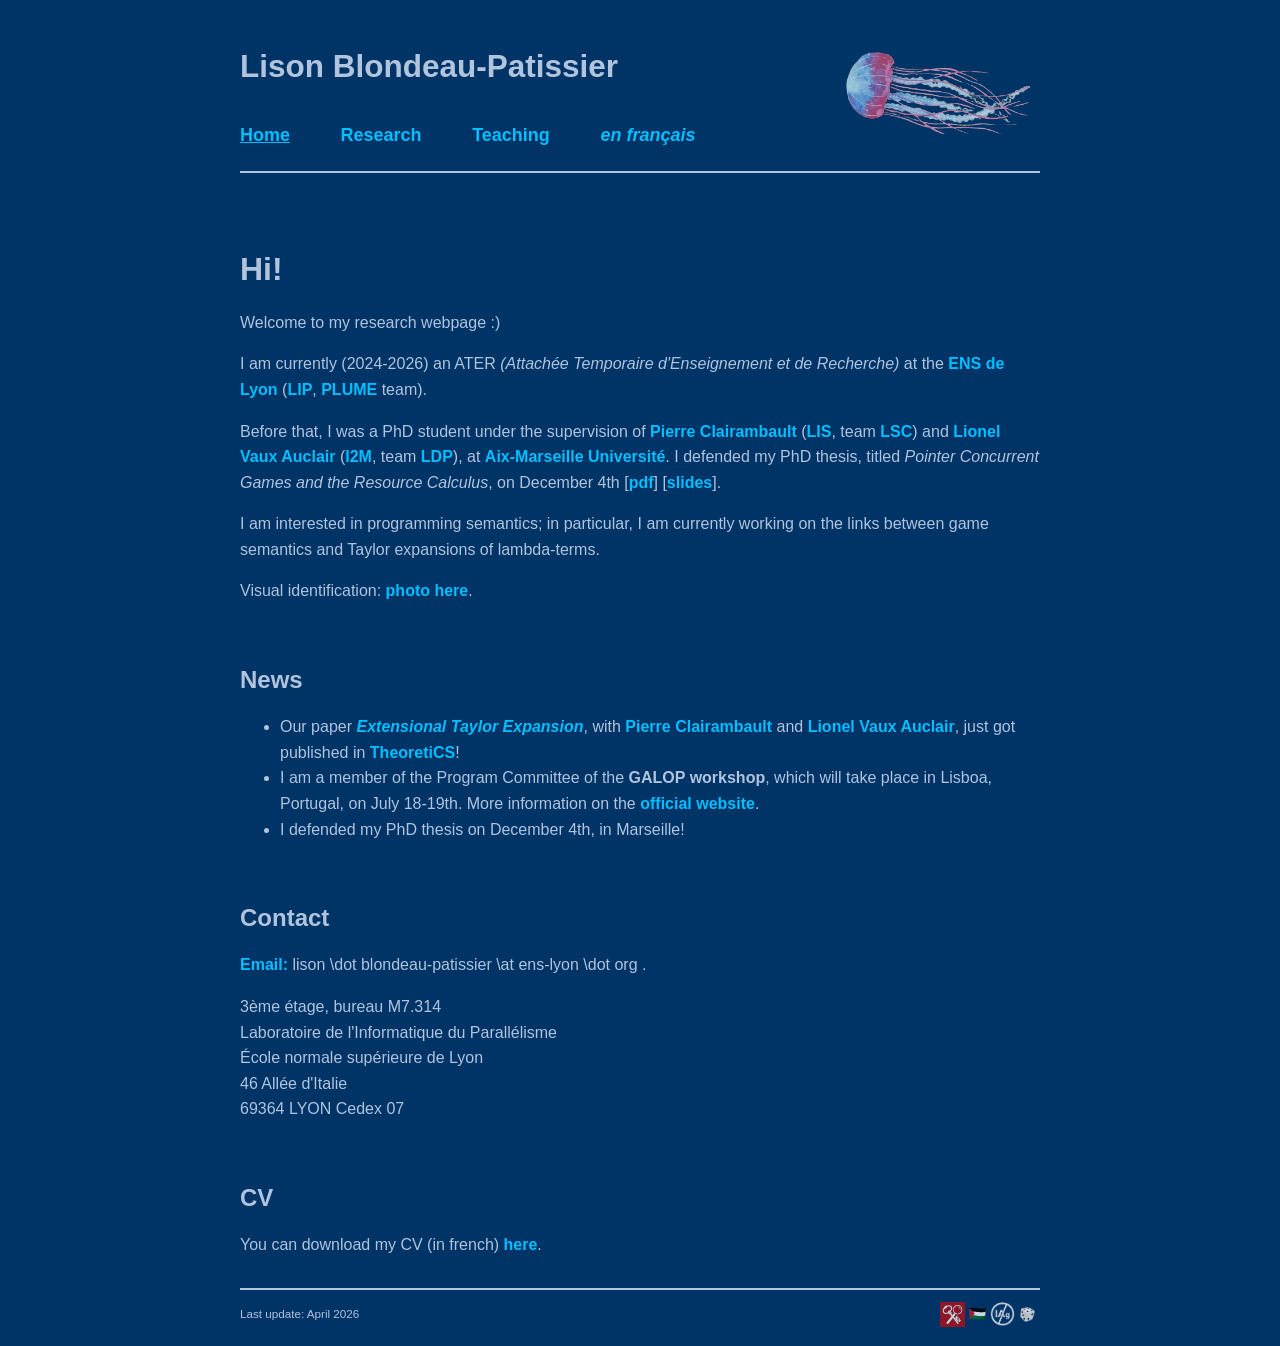
<file: index.html>
<!DOCTYPE html>
<html><head>
<meta http-equiv="content-type" content="text/html; charset=UTF-8">
<meta charset="utf-8">
<meta name="viewport" content="width=device-width, initial-scale=1">
<title>Lison Blondeau-Patissier</title>
<link href="style.css" media="all" rel="stylesheet"  type="text/css">
<link rel="icon" type="image/png" href="rainbow-clear.png">
</head>
<body>

<header>
	<h2>Lison Blondeau-Patissier</h2>
	<table width="60%">
	<tbody><tr>	
		<td><a href="index.html"><u>Home</u></a></td>
		<td><a href="research.html">Research</a></td> 
		<td><a href="teaching.html">Teaching</a></td>
		<td><a href="index-fr.html"><em>en français</em></a></td>
  </tr></tbody></table>
	   
	<img src="jelly-clear-penchee.png" alt="jellyfish watercolor painting"
	title="i think jellyfish are cool"
	style="bottom:120px">
</header>
   
<br/>
<h1>Hi!</h1>
<p>
Welcome to my research webpage :)
</p>

<p>
I am currently (2024-2026) an ATER 
<em>(Attachée Temporaire d'Enseignement et de Recherche)</em>
at the <a href="https://www.ens-lyon.fr/">ENS de Lyon</a> 
(<a href="https://www.ens-lyon.fr/LIP">LIP</a>, 
<a href="https://www.ens-lyon.fr/LIP/PLUME">PLUME</a> team).
</p>

<p>
Before that, I was a PhD student under the supervision of 
<a href="https://pageperso.lis-lab.fr/pierre.clairambault/">Pierre Clairambault</a>
(<a href="https://www.lis-lab.fr/">LIS</a>, team 
<a href="https://lsc.lis-lab.fr/">LSC</a>)  
and <a href="https://www.i2m.univ-amu.fr/perso/lionel.vaux/index.html">
Lionel Vaux Auclair</a>
(<a href="http://www.i2m.univ-amu.fr/">I2M</a>, team 
<a href="https://www.i2m.univ-amu.fr/la-recherche/groupes-scientifiques/groupe-arithmetique-geometrie-logique-et-representations-aglr/equipe-logique-de-la-programmation-ldp/">LDP</a>),
at 
<a href="https://www.univ-amu.fr/">Aix-Marseille Université</a>.
I defended my PhD thesis, titled 
<em>Pointer Concurrent Games and the Resource Calculus</em>,
on December 4th
[<a href= "phd_main.pdf">pdf</a>] 
[<a href= "phd_slides.pdf">slides</a>].
</p>

<p>
I am interested in programming semantics; in particular, 
I am currently working on the links between game semantics 
and Taylor expansions of lambda-terms.
</p>

<p> Visual identification: <a href="hithatsme.jpeg">photo here</a>.</p>

<br/>
<h2>News</h2>
<ul>
	<li>
	Our paper <a href="https://doi.org/10.46298/theoretics.26.7">
	<em>Extensional Taylor Expansion</em></a>, with
  <a href="https://pageperso.lis-lab.fr/pierre.clairambault/">
  	Pierre Clairambault</a>
  and
  <a href="https://www.i2m.univ-amu.fr/perso/lionel.vaux/index.html">
  	Lionel Vaux Auclair</a>,
  just got published in 
  <a href="https://theoretics.episciences.org/">TheoretiCS</a>!
	</li>
	
	<li>
	I am a member of the Program Committee of the <b>GALOP workshop</b>,
	which will take place in Lisboa, Portugal, on July 18-19th.
	More information on the 
	<a href="https://galop-2026.lacl.fr/">official website</a>.
	</li>
	
	<li>
	I defended my PhD thesis on December 4th, in Marseille!
	</li>
</ul>


<br/>
<h2>Contact</h2>

<p>
<strong>Email: </strong>
lison \dot blondeau-patissier \at ens-lyon \dot org .
</p>

<p>
3ème étage, bureau M7.314 <br />
Laboratoire de l'Informatique du Parallélisme <br />
École normale supérieure de Lyon <br />
46 Allée d'Italie <br />
69364 LYON Cedex 07
</p>

<br/>
<h2>CV</h2>
You can download my CV (in french) <a href= "cv-lbp.pdf">here</a>.

<footer>
	<small>Last update: April 2026</small>
	
	<a href="https://en.wikipedia.org/wiki/Special:Random">
		<img src="dice-clear.png" alt="dice" title="learn something new today:)">
	</a> 
	
	<a href="https://atecopol.hypotheses.org/13082">
		<img src="sw_inverted.png" alt="no AI logo">
	</a>
	<a href="https://uppsaladeclaration.se/europe">
		<img src="flag.png" alt="palestinian flag">
	</a>
	<a href="https://nofreeviewnoreview.org/">
		<img src="nfvnr-logo.svg" alt="No free view? No review! logo">
	</a>
</footer>

</body>
</html>
</file>
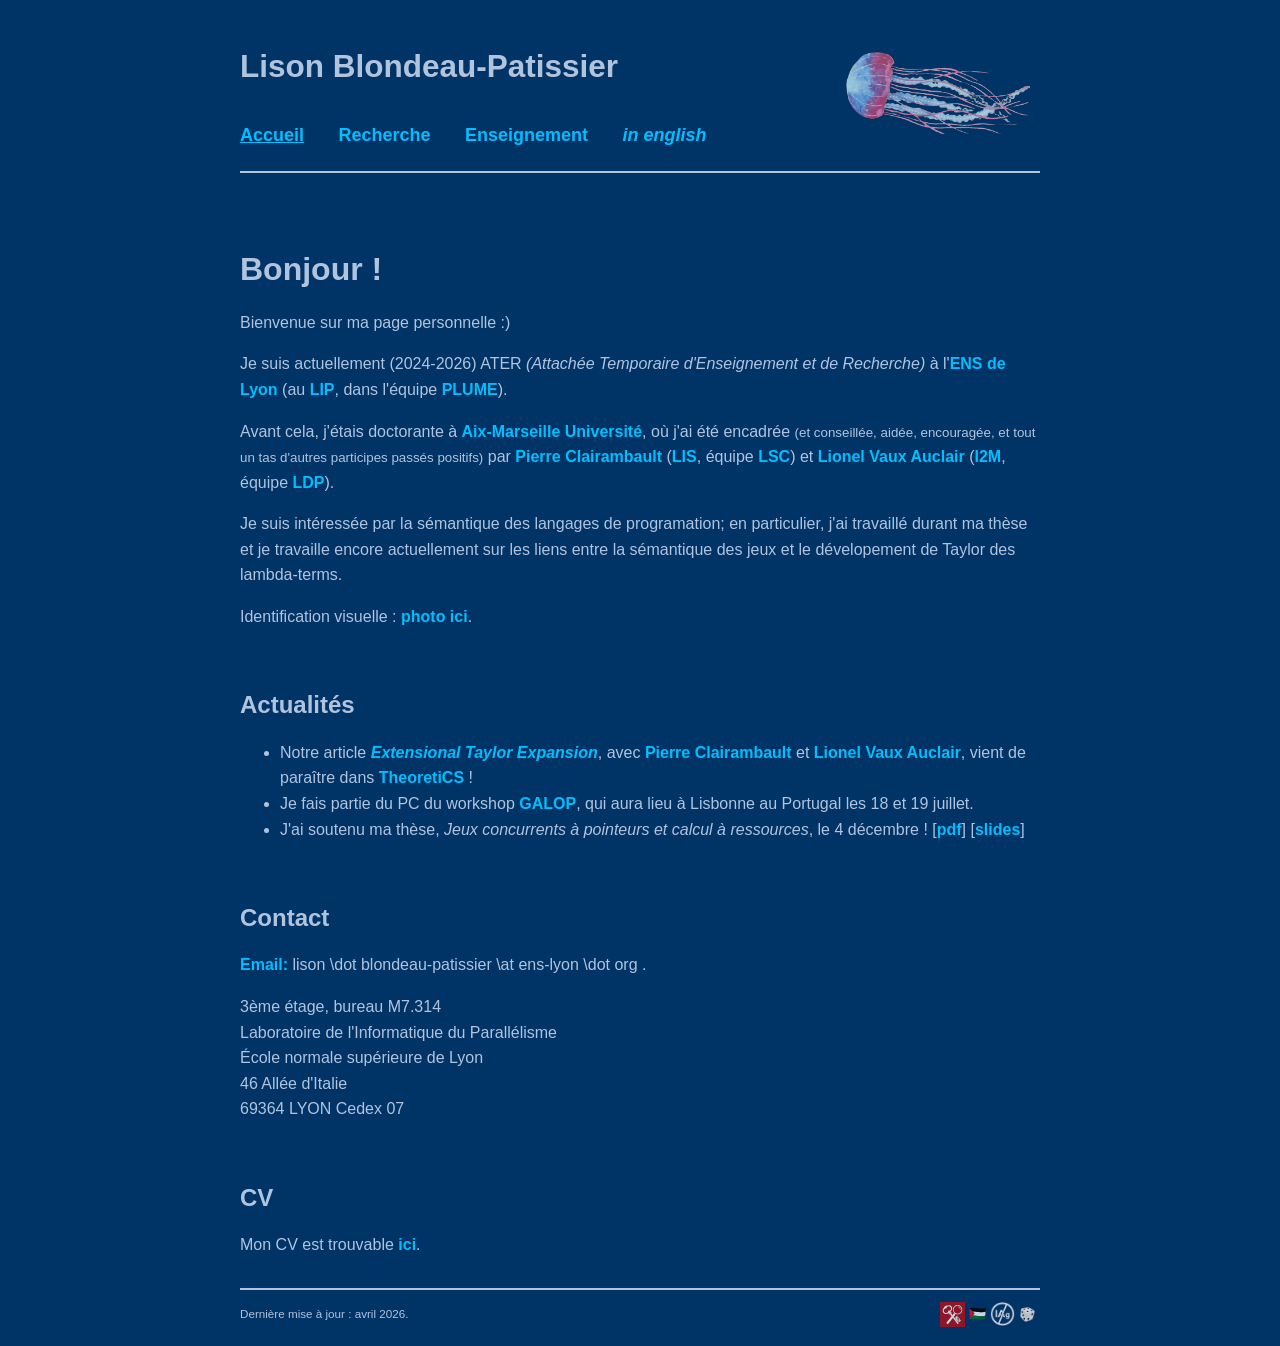
<file: index-fr.html>
<!DOCTYPE html>
<html><head>
<meta http-equiv="content-type" content="text/html; charset=UTF-8">
<meta charset="utf-8">
<meta name="viewport" content="width=device-width, initial-scale=1">
<title>Lison Blondeau-Patissier</title>
<link href="style.css" media="all" rel="stylesheet"  type="text/css">
<link rel="icon" type="image/png" href="rainbow-clear.png">
</head>
<body>

<header>
	<h2>Lison Blondeau-Patissier</h2>
	<table width="60%">
	<tbody><tr>	
		<td><a href="index-fr.html"><u>Accueil</u></a></td>
		<td><a href="research-fr.html">Recherche</a></td> 
		<td><a href="teaching-fr.html">Enseignement</a></td>
		<td><a href="index.html"><em>in english</em></a></td>
  </tr></tbody></table>
	   
	<img src="jelly-clear-penchee.png" alt="aquarelle d'une méduse"
	title="la Turritopsis dohrnii est une espèce de méduse biologiquement immortelle"
	style="bottom:120px">
</header>
   
<br/>
<h1>Bonjour !</h1>
<p>
Bienvenue sur ma page personnelle :)
</p>

<p>
Je suis actuellement (2024-2026) ATER 
<em>(Attachée Temporaire d'Enseignement et de Recherche)</em>
à l'<a href="https://www.ens-lyon.fr/">ENS de Lyon</a> 
(au <a href="https://www.ens-lyon.fr/LIP">LIP</a>, 
dans l'équipe <a href="https://www.ens-lyon.fr/LIP/PLUME">PLUME</a>).
</p>

<p>
Avant cela, j'étais doctorante à 
<a href="https://www.univ-amu.fr/">Aix-Marseille Université</a>, 
où j'ai été encadrée
<small>(et conseillée, aidée, encouragée, et tout un tas d'autres 
participes passés positifs)</small> 
par
<a href="https://pageperso.lis-lab.fr/pierre.clairambault/">
Pierre Clairambault</a>
(<a href="https://www.lis-lab.fr/">LIS</a>, 
équipe <a href="https://lsc.lis-lab.fr/">LSC</a>)  
et <a href="https://www.i2m.univ-amu.fr/perso/lionel.vaux/index.html">
Lionel Vaux Auclair</a>
(<a href="http://www.i2m.univ-amu.fr/">I2M</a>, équipe 
<a href="https://www.i2m.univ-amu.fr/la-recherche/groupes-scientifiques/groupe-arithmetique-geometrie-logique-et-representations-aglr/equipe-logique-de-la-programmation-ldp/">LDP</a>).
</p>

<p>
Je suis intéressée par la sémantique des langages de programation;
en particulier, j'ai travaillé durant ma thèse et je travaille 
encore actuellement sur les liens entre la sémantique des jeux
et le dévelopement de Taylor des lambda-terms.
</p>

<p>Identification visuelle : <a href="hithatsme.jpeg">photo ici</a>.</p>


<br/>
<h2>Actualités</h2>
<ul>
	<li>
	Notre article <a href="https://doi.org/10.46298/theoretics.26.7">
	<em>Extensional Taylor Expansion</em></a>, avec
  <a href="https://pageperso.lis-lab.fr/pierre.clairambault/">
  	Pierre Clairambault</a>
  et
  <a href="https://www.i2m.univ-amu.fr/perso/lionel.vaux/index.html">
  	Lionel Vaux Auclair</a>,
  vient de paraître dans 
  <a href="https://theoretics.episciences.org/">TheoretiCS</a> !
	</li>
	
	<li>
	Je fais partie du PC du workshop 
	<a href="https://galop-2026.lacl.fr/">GALOP</a>,
	qui aura lieu à Lisbonne au Portugal les 18 et 19 juillet.
	</li>
	<li>
	J'ai soutenu ma thèse,
	<em>Jeux concurrents à pointeurs et calcul à ressources</em>,
	le 4 décembre ! 
	[<a href= "phd_main.pdf">pdf</a>] 
	[<a href= "phd_slides.pdf">slides</a>]
	</li>
</ul>


<br/>
<h2>Contact</h2>

<p>
<strong>Email: </strong>
lison \dot blondeau-patissier \at ens-lyon \dot org .
</p>

<p>
3ème étage, bureau M7.314 <br />
Laboratoire de l'Informatique du Parallélisme <br />
École normale supérieure de Lyon <br />
46 Allée d'Italie <br />
69364 LYON Cedex 07
</p>


<br/>
<h2>CV</h2>
Mon CV est trouvable <a href= "cv-lbp.pdf">ici</a>.


<footer>
  <small>Dernière mise à jour : avril 2026.</small>	
  
	<a href="https://fr.wikipedia.org/wiki/Sp%C3%A9cial:Page_au_hasard">
		<img src="dice-clear.png" alt="dé" title="découverte du jour :)">
	</a> 
    
	<a href="https://atecopol.hypotheses.org/13082">
		<img src="sw_inverted.png" alt="logo No AI">
	</a>
	<a href="https://uppsaladeclaration.se/europe">
		<img src="flag.png" alt="drapeau palestinien">
	</a>
	<a href="https://nofreeviewnoreview.org/">
		<img src="nfvnr-logo.svg" alt="Logo de No free view? No review!">
	</a>
</footer>

</body>
</html>
</file>
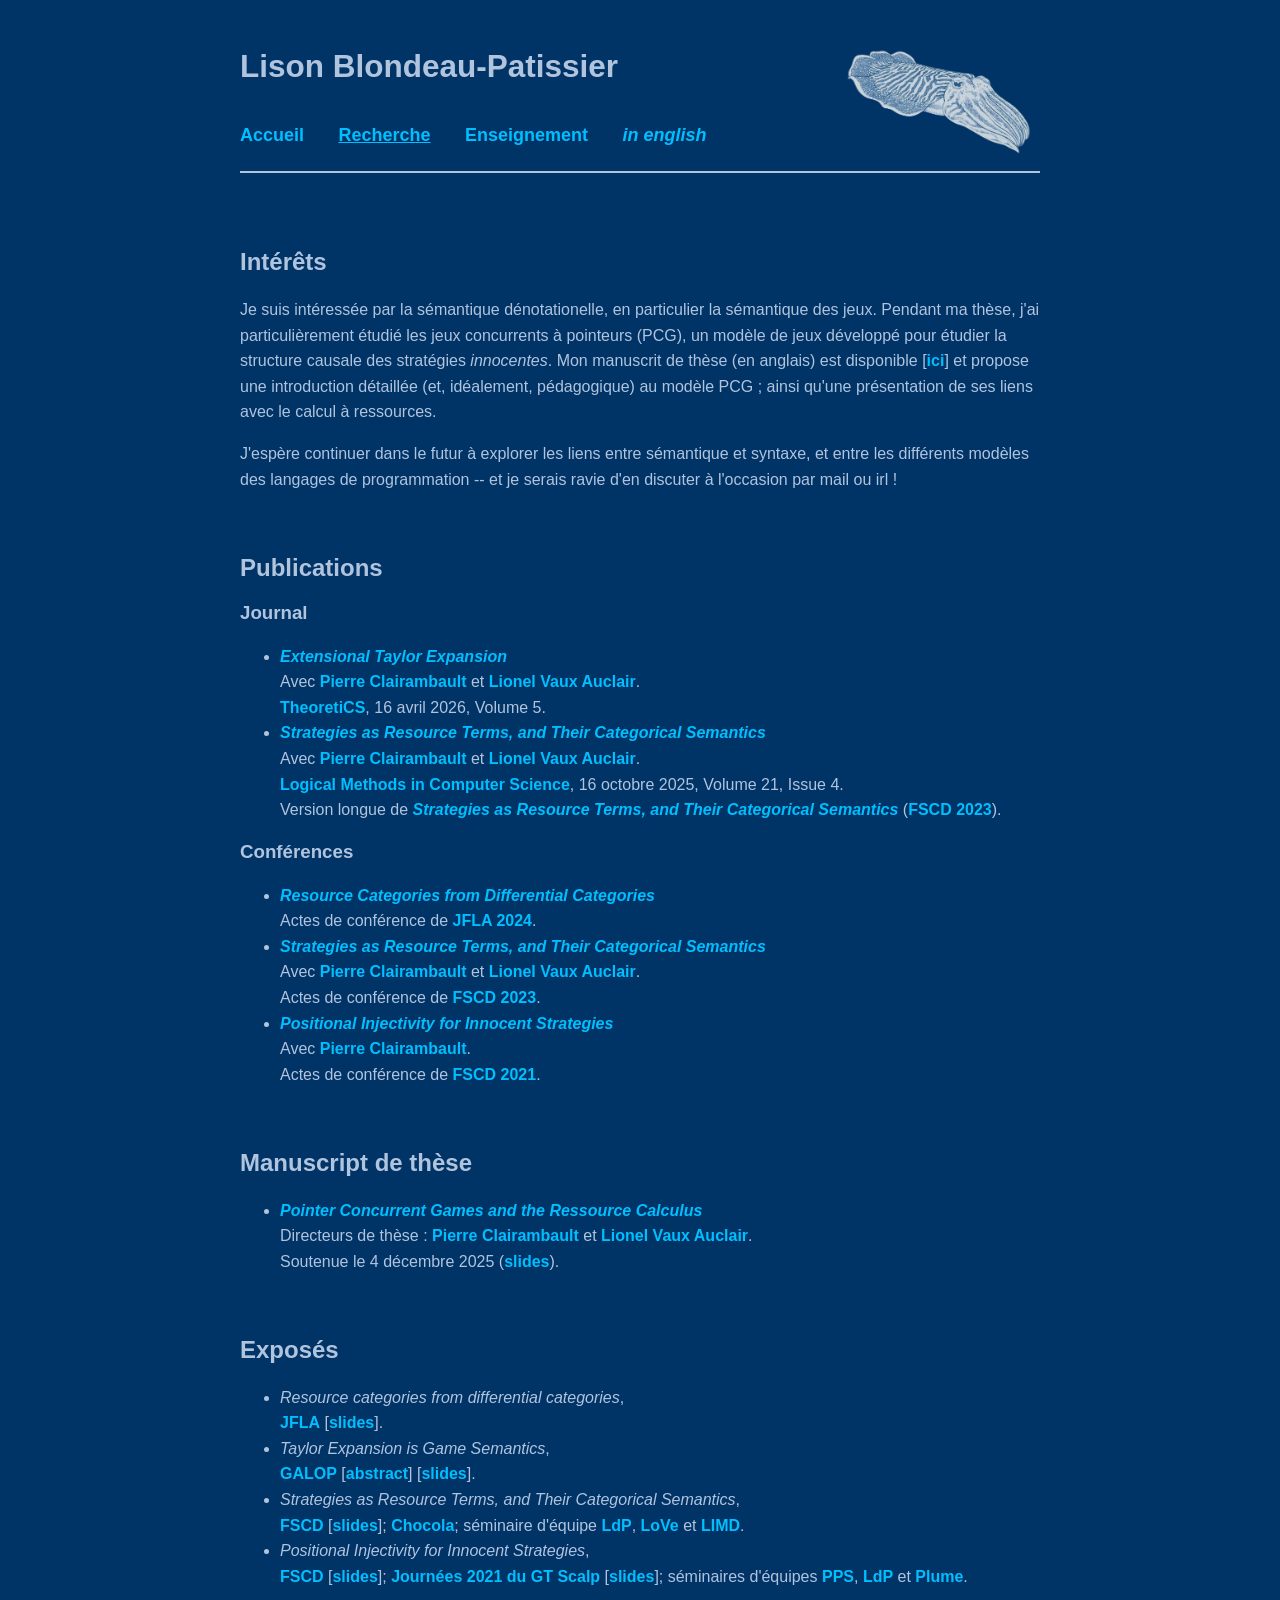
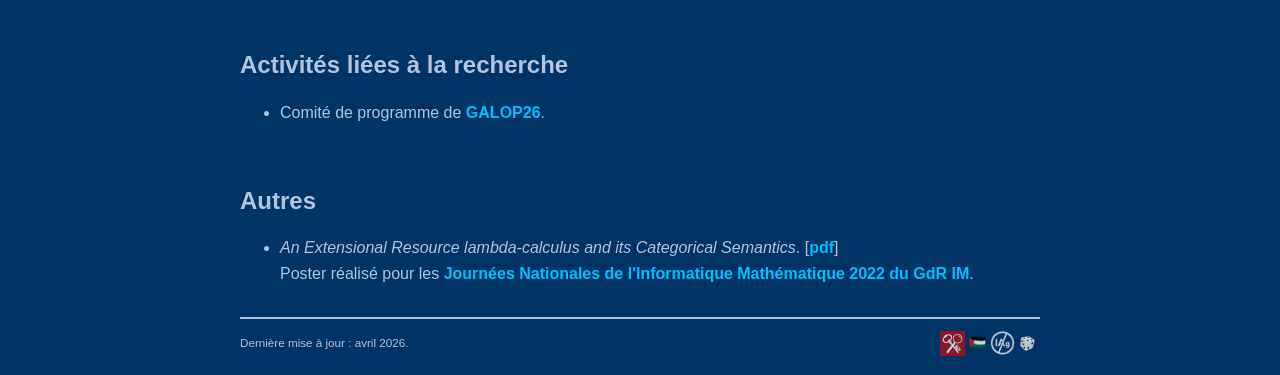
<file: research-fr.html>
<!DOCTYPE html>
<html><head>
<meta http-equiv="content-type" content="text/html; charset=UTF-8">
<meta charset="utf-8">
<meta name="viewport" content="width=device-width, initial-scale=1">
<title>Lison Blondeau-Patissier</title>
<link href="style.css" media="all" rel="stylesheet"  type="text/css">
<link rel="icon" type="image/png" href="rainbow-clear.png">
</head>
<body>

<header>
	<h2>Lison Blondeau-Patissier</h2>
	<table width="60%">
	<tbody><tr>	
		<td><a href="index-fr.html">Accueil</a></td>
		<td><a href="research-fr.html"><u>Recherche</u></a></td> 
		<td><a href="teaching-fr.html">Enseignement</a></td>	
		<td><a href="research.html"><em>in english</em></a></td>
	</tr></tbody></table>
	  
	<a href="https://www.youtube.com/watch?v=la6OSdlMn3Q">
	<img src="cuttlefish-clear.png" alt="dessin d'une seiche" 
	title="cuddlefish (pour traduire le jeu de mot, je sèche !)"
	style="bottom:120px"> </a>
</header>

<br/>
<h2><a name="interests">Intérêts</a> </h2>
<p>
	Je suis intéressée par la sémantique dénotationelle, en particulier la 
	sémantique des jeux. Pendant ma thèse, j'ai particulièrement étudié les
	jeux concurrents à pointeurs (PCG), un modèle de jeux développé pour étudier
	la structure causale des stratégies <em>innocentes</em>.
	Mon manuscrit de thèse (en anglais) est disponible
	[<a href= "phd_main.pdf">ici</a>] et propose une introduction détaillée
	(et, idéalement, pédagogique) au modèle PCG ; ainsi qu'une présentation de
	ses liens avec le calcul à ressources.
</p>
<p>
	J'espère continuer dans le futur à explorer les liens entre sémantique et
	syntaxe, et entre les différents modèles des langages de programmation
	-- et je serais ravie d'en discuter à l'occasion par mail ou irl !
</p>


<br/>
<h2><a name="publications">Publications </a> </h2>


<h3>Journal</h3>
<ul>
	
	<li>
	<a href="https://doi.org/10.46298/theoretics.26.7">
	<em>Extensional Taylor Expansion</em></a>
	<br />
	Avec 
  <a href="https://pageperso.lis-lab.fr/pierre.clairambault/">
  	Pierre Clairambault</a>
  et
  <a href="https://www.i2m.univ-amu.fr/perso/lionel.vaux/index.html">
  	Lionel Vaux Auclair</a>.
  <br />	
  <a href="https://theoretics.episciences.org/">TheoretiCS</a>,
  16 avril 2026, Volume 5.
	</li>

	<li>
	<a href="https://doi.org/10.46298/lmcs-21(4:9)2025">
	<em>Strategies as Resource Terms, and Their Categorical Semantics</em>
	</a>
	<br />
  Avec
  <a href="https://pageperso.lis-lab.fr/pierre.clairambault/">Pierre Clairambault</a>
  et
  <a href="https://www.i2m.univ-amu.fr/perso/lionel.vaux/index.html">Lionel Vaux
  Auclair</a>.
	<br />
	<a href="https://lmcs.episciences.org/">
	Logical Methods in Computer Science</a>,
	16 octobre 2025, Volume 21, Issue 4.
	<br />
	Version longue de
	<a href="https://doi.org/10.4230/LIPIcs.FSCD.2023.13">
	<em>Strategies as Resource Terms, and Their Categorical Semantics</em>
	</a> 
	(<a href="https://easyconferences.eu/fscd2023/">FSCD 2023</a>).
	</li>
	
</ul>


<h3>Conférences</h3>
<ul>  
  <li> <a href="https://inria.hal.science/hal-04406440">
  <em>Resource Categories from Differential Categories</em>
  </a>
  <br />
  Actes de conférence de <a href="https://jfla.inria.fr/jfla2024.html">JFLA 2024</a>.
  </li>  
  
	<li> 
	<a href="https://doi.org/10.4230/LIPIcs.FSCD.2023.13">
	<em>Strategies as Resource Terms, and Their Categorical Semantics</em>
	</a> 
	<br />
	Avec 
  <a href="https://pageperso.lis-lab.fr/pierre.clairambault/">Pierre Clairambault</a>
  et
  <a href="https://www.i2m.univ-amu.fr/perso/lionel.vaux/index.html">Lionel Vaux
  Auclair</a>.
  <br />
  Actes de conférence de <a href="https://easyconferences.eu/fscd2023/">FSCD 2023</a>.
	</li>
	
  <li> 
  <a href="https://doi.org/10.4230/LIPIcs.FSCD.2021.17">
  <em>Positional Injectivity for Innocent Strategies</em>
  </a>
  <br />
  Avec
  <a href="https://pageperso.lis-lab.fr/pierre.clairambault/">Pierre Clairambault</a>.
  <br />
  Actes de conférence de <a href="https://fscd2021.dc.uba.ar">FSCD 2021</a>.
	</li>
</ul>


<br />
<h2><a name="manuscript">Manuscript de thèse</a> </h2>
<ul>
	<li> <a href="phd_main.pdf">
	<em>Pointer Concurrent Games and the Ressource Calculus</em></a>
	<br />
	Directeurs de thèse :
  <a href="https://pageperso.lis-lab.fr/pierre.clairambault/">Pierre Clairambault</a> 
  et
  <a href="https://www.i2m.univ-amu.fr/perso/lionel.vaux/index.html">Lionel 
  Vaux Auclair</a>.
  <br />
  Soutenue le 4 décembre 2025 (<a href= "phd_slides.pdf">slides</a>).
	</li>
</ul>


<br />
<h2><a name="talks">Exposés</a> </h2>

<ul>
  <li> <em> Resource categories from differential categories</em>,<br/>
  <a href="http://jfla.inria.fr/jfla2024.html">JFLA</a>
  [<a href="JFLA2024_slides.pdf">slides</a>].
  
 </li>
 <li> <em> Taylor Expansion is Game Semantics</em>,<br/>
   <a href="https://popl24.sigplan.org/home/galop-2024">GALOP</a> 
   [<a href="GALOP_abstract.pdf">abstract</a>]
   [<a href="Galop_2024.pdf">slides</a>].
 </li>
 
  <li> <em>Strategies as Resource Terms, and Their Categorical Semantics</em>,<br/>
  <a href="https://easyconferences.eu/fscd2023/">FSCD</a>
  [<a href="fscd23_slides.pdf">slides</a>];
  <a href="https://chocola.ens-lyon.fr">Chocola</a>;
  séminaire d'équipe
  <a href="https://www.i2m.univ-amu.fr/agenda/seminaires/logique-et-interactions/">LdP</a>,
  <a href="https://lipn.fr/applications/seminaires/">LoVe</a>
  et
  <a href="https://www.lama.univ-savoie.fr/seminars/limd">LIMD</a>.
  </li>

  <li> <em>Positional Injectivity for Innocent Strategies</em>,<br />
  <a href="http://fscd2021.dc.uba.ar/">FSCD</a>
  [<a href="injectivity_fscd21_slides.pdf">slides</a>];
   <a  href="https://www.irif.fr/gt-scalp/journees-2021">Journées 2021 du GT Scalp</a>
  [<a href="scalp21_slides.pdf">slides</a>]; 
  séminaires d'équipes
  <a href="https://www.irif.fr/seminaires/pps/index">PPS</a>,
  <a href="https://www.i2m.univ-amu.fr/agenda/seminaires/logique-et-interactions/">LdP</a> 
  et
  <a href="http://www.ens-lyon.fr/LIP/PLUME/?page_id=202">Plume</a>.
  </li>
</ul>


<br />
<h2>Activités liées à la recherche</h2>
<ul>
	<li>
	Comité de programme de
	<a href="https://galop-2026.lacl.fr/">GALOP26</a>.
	</li>
</ul>

<br />
<h2><a name="autres">Autres </a> </h2>
<ul>
  <li> <em>An Extensional Resource lambda-calculus and its
  Categorical Semantics</em>. [<a href="poster_taylor.pdf">pdf</a>] <br/>
  Poster réalisé pour les <a href="https://jnim2022.sciencesconf.org/">
  Journées Nationales de l'Informatique Mathématique 2022
  du GdR IM</a>.
  </li>
</ul>

<footer>
  <small>Dernière mise à jour : avril 2026.</small>	
  
	<a href="https://fr.wikipedia.org/wiki/Sp%C3%A9cial:Page_au_hasard">
		<img src="dice-clear.png" alt="dé" title="découverte du jour :)">
	</a> 
    
	<a href="https://atecopol.hypotheses.org/13082">
		<img src="sw_inverted.png" alt="logo No AI">
	</a>
	<a href="https://uppsaladeclaration.se/europe">
		<img src="flag.png" alt="drapeau palestinien">
	</a>
	<a href="https://nofreeviewnoreview.org/">
		<img src="nfvnr-logo.svg" alt="Logo de No free view? No review!">
	</a>
</footer>


</body>
</html>
</file>
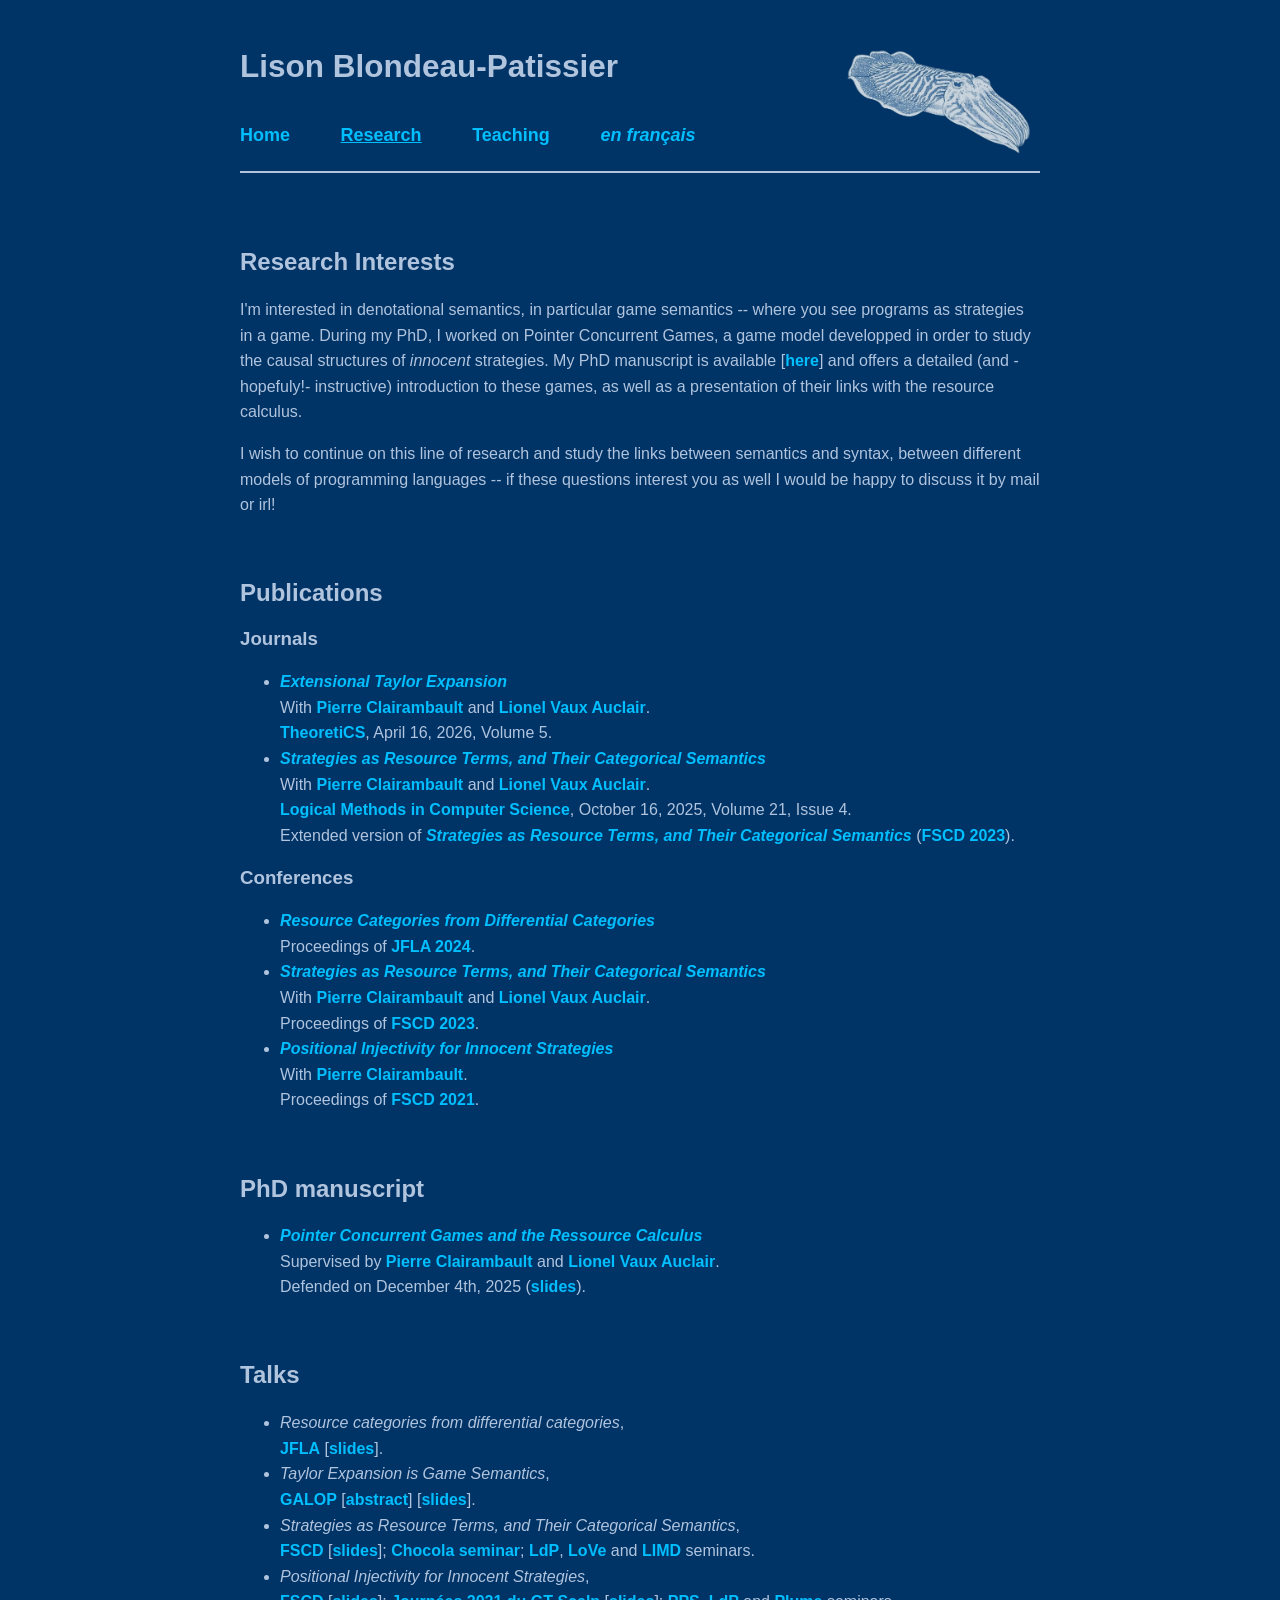
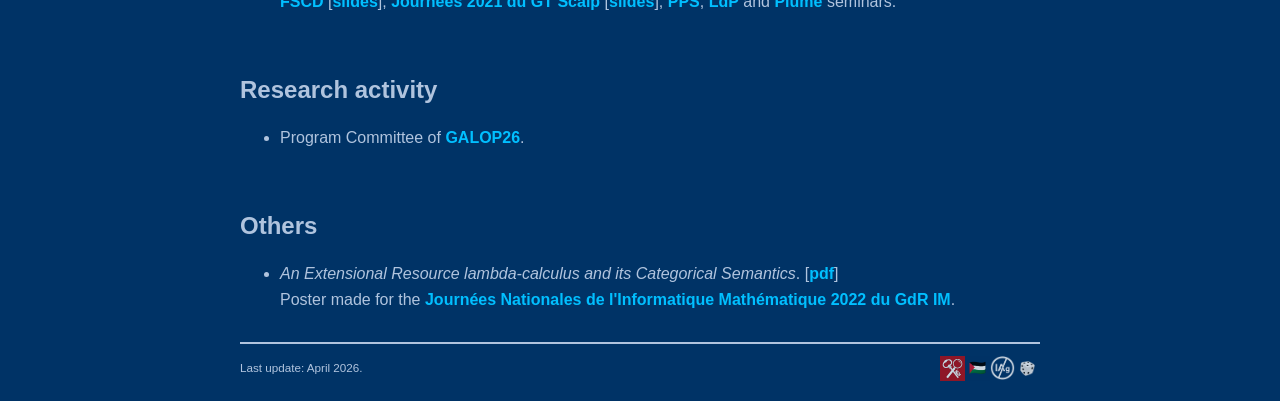
<file: research.html>
<!DOCTYPE html>
<html><head>
<meta http-equiv="content-type" content="text/html; charset=UTF-8">
<meta charset="utf-8">
<meta name="viewport" content="width=device-width, initial-scale=1">
<title>Lison Blondeau-Patissier</title>
<link href="style.css" media="all" rel="stylesheet"  type="text/css">
<link rel="icon" type="image/png" href="rainbow-clear.png">
</head>
<body>

<header>
	<h2>Lison Blondeau-Patissier</h2>
	<table width="60%">
	<tbody><tr>	
		<td><a href="index.html">Home</a></td>
		<td><a href="research.html"><u>Research</u></a></td> 
		<td><a href="teaching.html">Teaching</a></td>	
		<td><a href="research-fr.html"><em>en français</em></a></td>
	</tr></tbody></table>
	  
	<a href="https://www.youtube.com/watch?v=la6OSdlMn3Q">
	<img src="cuttlefish-clear.png" alt="cuttlefish drawing" title="cuddlefish"
	style="bottom:120px"> </a>
</header>

<br/>
<h2><a name="interests">Research Interests </a> </h2>
<p>
	I'm interested in denotational semantics, in particular game semantics --
	where you see programs as strategies in a game.
	During my PhD, I worked on Pointer Concurrent Games, a game model developped
	in order to study the causal structures of <em>innocent</em> strategies.
	My PhD manuscript is available [<a href= "phd_main.pdf">here</a>] and offers
	a detailed (and -hopefuly!- instructive) introduction to these games, as well
	as a presentation of their links with the resource calculus.
</p>
<p>
	I wish to continue on this line of research and study the links between 
	semantics and syntax, between different models of programming languages
	-- if these questions interest you as well I would be happy to discuss it
	by mail or irl!
</p>


<br />
<h2><a name="publications">Publications </a> </h2>


<h3>Journals</h3>
<ul>

	<li>
	<a href="https://doi.org/10.46298/theoretics.26.7">
	<em>Extensional Taylor Expansion</em></a>
	<br />
	With 
  <a href="https://pageperso.lis-lab.fr/pierre.clairambault/">
  	Pierre Clairambault</a>
  and
  <a href="https://www.i2m.univ-amu.fr/perso/lionel.vaux/index.html">
  	Lionel Vaux Auclair</a>.
  <br />	
  <a href="https://theoretics.episciences.org/">TheoretiCS</a>,
  April 16, 2026, Volume 5.
	</li>
	
	<li>
	<a href="https://doi.org/10.46298/lmcs-21(4:9)2025">
	<em>Strategies as Resource Terms, and Their Categorical Semantics</em>
	</a>
	<br />
  With
  <a href="https://pageperso.lis-lab.fr/pierre.clairambault/">Pierre Clairambault</a>
  and
  <a href="https://www.i2m.univ-amu.fr/perso/lionel.vaux/index.html">Lionel Vaux
  Auclair</a>.
	<br />
	<a href="https://lmcs.episciences.org/">
	Logical Methods in Computer Science</a>,
	October 16, 2025, Volume 21, Issue 4.
	<br />
	Extended version of 
	<a href="https://doi.org/10.4230/LIPIcs.FSCD.2023.13">
	<em>Strategies as Resource Terms, and Their Categorical Semantics</em>
	</a> 
	(<a href="https://easyconferences.eu/fscd2023/">FSCD 2023</a>).
	</li>
</ul>


<h3>Conferences</h3>
<ul>  
  <li> <a href="https://inria.hal.science/hal-04406440">
  <em>Resource Categories from Differential Categories</em>
  </a>
  <br />
  Proceedings of <a href="https://jfla.inria.fr/jfla2024.html">JFLA 2024</a>.
  </li>  
  
	<li> 
	<a href="https://doi.org/10.4230/LIPIcs.FSCD.2023.13">
	<em>Strategies as Resource Terms, and Their Categorical Semantics</em>
	</a> 
	<br />
	With 
  <a href="https://pageperso.lis-lab.fr/pierre.clairambault/">Pierre Clairambault</a>
  and
  <a href="https://www.i2m.univ-amu.fr/perso/lionel.vaux/index.html">Lionel Vaux
  Auclair</a>.
  <br />
  Proceedings of <a href="https://easyconferences.eu/fscd2023/">FSCD 2023</a>.
	</li>
	
  <li> 
  <a href="https://doi.org/10.4230/LIPIcs.FSCD.2021.17">
  <em>Positional Injectivity for Innocent Strategies</em>
  </a>
  <br />
  With
  <a href="https://pageperso.lis-lab.fr/pierre.clairambault/">Pierre Clairambault</a>.
  <br />
  Proceedings of <a href="https://fscd2021.dc.uba.ar">FSCD 2021</a>.
	</li>
</ul>


<br />
<h2><a name="manuscript">PhD manuscript</a> </h2>
<ul>
	<li> <a href="phd_main.pdf">
	<em>Pointer Concurrent Games and the Ressource Calculus</em></a>
	<br />
	Supervised by
  <a href="https://pageperso.lis-lab.fr/pierre.clairambault/">Pierre Clairambault</a> 
  and
  <a href="https://www.i2m.univ-amu.fr/perso/lionel.vaux/index.html">Lionel 
  Vaux Auclair</a>.
  <br />
  Defended on December 4th, 2025 (<a href= "phd_slides.pdf">slides</a>).
	</li>
</ul>


<br />
<h2><a name="talks">Talks</a> </h2>

<ul>
  <li> <em> Resource categories from differential categories</em>,<br/>
  <a href="http://jfla.inria.fr/jfla2024.html">JFLA</a>
  [<a href="JFLA2024_slides.pdf">slides</a>].
  
 </li>
 <li> <em> Taylor Expansion is Game Semantics</em>,<br/>
   <a href="https://popl24.sigplan.org/home/galop-2024">GALOP</a> 
   [<a href="GALOP_abstract.pdf">abstract</a>]
   [<a href="Galop_2024.pdf">slides</a>].
 </li>
  <li> <em>Strategies as Resource Terms, and Their Categorical Semantics</em>,<br/>
  <a href="https://easyconferences.eu/fscd2023/">FSCD</a>
  [<a href="fscd23_slides.pdf">slides</a>];
  <a href="https://chocola.ens-lyon.fr">Chocola seminar</a>;
  <a href="https://www.i2m.univ-amu.fr/agenda/seminaires/logique-et-interactions/">LdP</a>,
  <a href="https://lipn.fr/applications/seminaires/">LoVe</a>
  and
  <a href="https://www.lama.univ-savoie.fr/seminars/limd">LIMD</a>
  seminars.
  </li>
  <li> <em>Positional Injectivity for Innocent Strategies</em>,<br />
  <a href="http://fscd2021.dc.uba.ar/">FSCD</a>
  [<a href="injectivity_fscd21_slides.pdf">slides</a>];
   <a  href="https://www.irif.fr/gt-scalp/journees-2021">Journées 2021 du GT Scalp</a>
  [<a href="scalp21_slides.pdf">slides</a>]; 
  <a href="https://www.irif.fr/seminaires/pps/index">PPS</a>,
  <a href="https://www.i2m.univ-amu.fr/agenda/seminaires/logique-et-interactions/">LdP</a> 
  and
  <a href="http://www.ens-lyon.fr/LIP/PLUME/?page_id=202">Plume</a>
  seminars.
  </li>
</ul>


<br />
<h2>Research activity</h2>
<ul>
	<li>
	Program Committee of
	<a href="https://galop-2026.lacl.fr/">GALOP26</a>.
	</li>
</ul>

<br />
<h2><a name="autres">Others </a> </h2>
<ul>
  <li> <em>An Extensional Resource lambda-calculus and its
  Categorical Semantics</em>. [<a href="poster_taylor.pdf">pdf</a>] <br/>
  Poster made for the <a href="https://jnim2022.sciencesconf.org/">
  Journées Nationales de l'Informatique Mathématique 2022
  du GdR IM</a>.
  </li>
</ul>

<footer>
  <small>Last update: April 2026.</small>	
  
	<a href="https://en.wikipedia.org/wiki/Special:Random">
		<img src="dice-clear.png" alt="dice" title="learn something new today:)">
	</a> 
    
	<a href="https://atecopol.hypotheses.org/13082">
		<img src="sw_inverted.png" alt="no AI logo">
	</a>
	<a href="https://uppsaladeclaration.se/europe">
		<img src="flag.png" alt="palestinian flag">
	</a>
	<a href="https://nofreeviewnoreview.org/">
		<img src="nfvnr-logo.svg" alt="No free view? No review! logo">
	</a>
</footer>


</body>
</html>
</file>
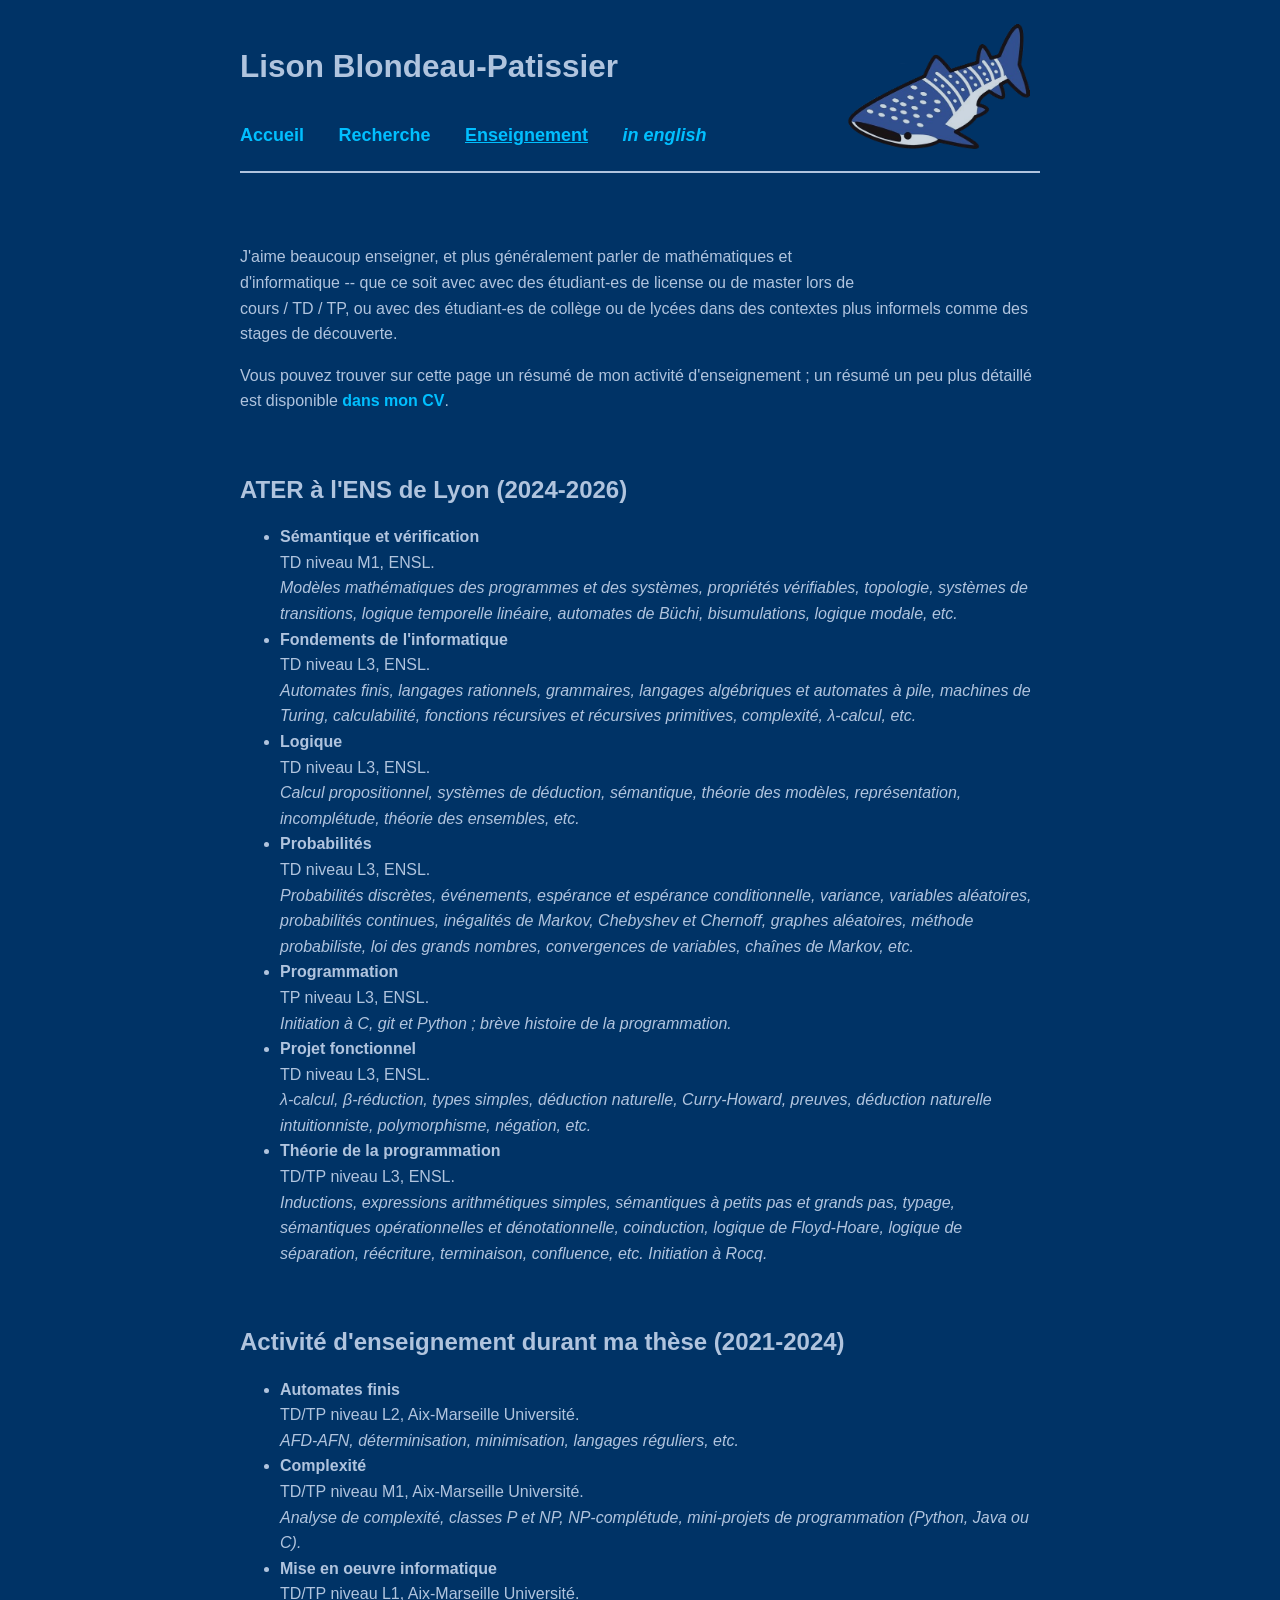
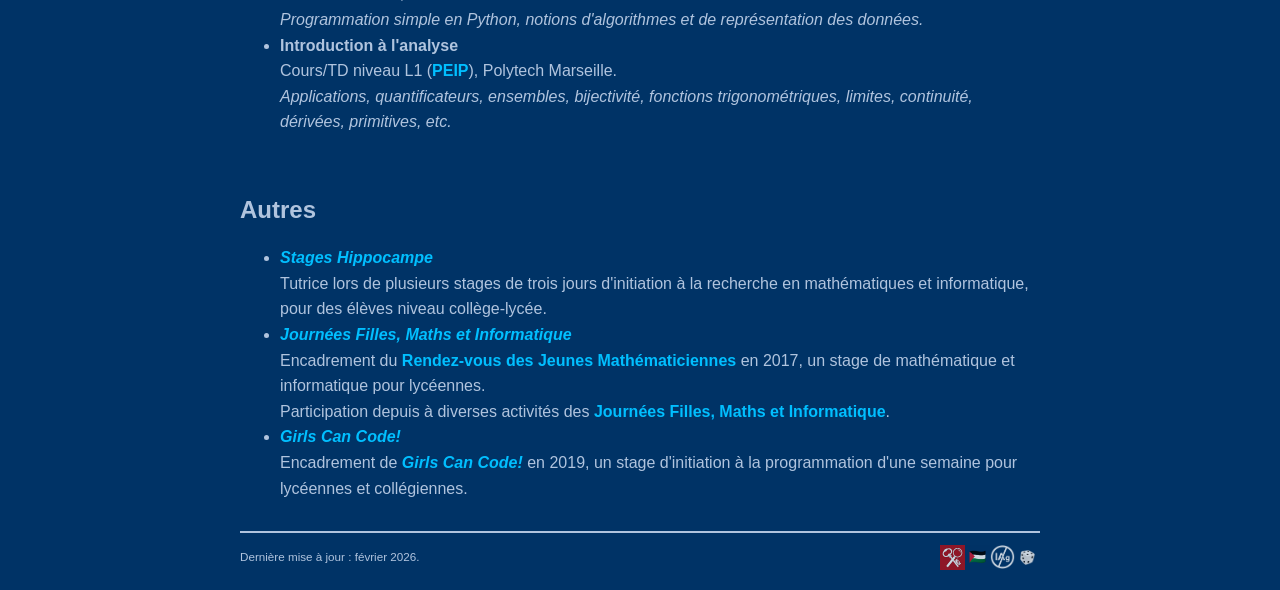
<file: teaching-fr.html>
<!DOCTYPE html>
<html><head>
<meta http-equiv="content-type" content="text/html; charset=UTF-8">
<meta charset="utf-8">
<meta name="viewport" content="width=device-width, initial-scale=1">
<title>Lison Blondeau-Patissier</title>
<link href="style.css" media="all" rel="stylesheet"  type="text/css">
<link rel="icon" type="image/png" href="rainbow-clear.png">
</head>
<body>

<header>
	<h2>Lison Blondeau-Patissier</h2>
	<table width="60%">
	<tbody><tr>	
		<td><a href="index-fr.html">Accueil</a></td>
		<td><a href="research-fr.html">Recherche</a></td> 
		<td><a href="teaching-fr.html"><u>Enseignement</u></a></td>
		<td><a href="teaching.html"><em>in english</em></a></td>
	</tr></tbody></table>
	 
	<img src="whaleshark-clear.png" alt="dessin de requin baleine" 
	title="malgré leur nom, les requins baleines ne sont pas des baleines"
	style="bottom:145px">
</header>

<br/>
<p>
J'aime beaucoup enseigner, et plus généralement parler de mathématiques
et d'informatique -- que ce soit avec avec des étudiant-es de license ou
de master lors de cours / TD / TP, ou avec des étudiant-es de collège ou
de lycées dans des contextes plus informels comme des stages de découverte.
</p>

<p>
Vous pouvez trouver sur cette page un résumé de mon activité d'enseignement ;
un résumé un peu plus détaillé est disponible <a href= "cv-lbp.pdf">dans mon CV</a>.
</p>

<br/>
<h2>ATER à l'ENS de Lyon (2024-2026)</h2>

<ul>
  <li> <b>Sémantique et vérification</b>
  <br/>
  TD niveau M1, ENSL.
  <br/> 
  <em>Modèles mathématiques des programmes et des systèmes, 
  propriétés vérifiables, topologie, systèmes de transitions,
  logique temporelle linéaire, automates de Büchi, bisumulations, 
  logique modale, etc.</em>
  </li>
  
  <li> <b>Fondements de l'informatique</b>
  <br/>
  TD niveau L3, ENSL.
  <br/>
  <em>Automates finis, langages rationnels, grammaires, langages 
  algébriques et automates à pile, machines de Turing, calculabilité,
  fonctions récursives et récursives primitives, complexité, λ-calcul, etc.</em>
  </li>
  
  <li> <b>Logique</b>
  <br/>
  TD niveau L3, ENSL.
  <br/>
  <em>Calcul propositionnel, systèmes de déduction, sémantique,
  théorie des modèles, représentation, incomplétude, 
  théorie des ensembles, etc.</em>
  </li>
  
  <li> <b>Probabilités</b>
  <br/>
  TD niveau L3, ENSL.
  <br/>
  <em>Probabilités discrètes, événements, espérance et espérance conditionnelle,
  variance, variables aléatoires, probabilités continues, inégalités de Markov,
  Chebyshev et Chernoff, graphes aléatoires, méthode probabiliste, loi des grands
  nombres, convergences de variables, chaînes de Markov, etc.</em>
  </li>
  
  <li> <b>Programmation</b>
  <br/>
  TP niveau L3, ENSL.
  <br/>
  <em>Initiation à C, git et Python ; brève histoire de la programmation.</em>
  </li>
  
  <li> <b>Projet fonctionnel</b>
  <br/>
  TD niveau L3, ENSL.
  <br/>
  <em> λ-calcul, β-réduction, types simples, déduction naturelle, Curry-Howard,
  preuves, déduction naturelle intuitionniste, polymorphisme, négation, etc.</em>
  </li>
  
  <li> <b>Théorie de la programmation</b>
  <br/>
  TD/TP niveau L3, ENSL.
  <br/>
  <em>Inductions, expressions arithmétiques simples, sémantiques à petits pas
  et grands pas, typage, sémantiques opérationnelles et dénotationnelle, 
  coinduction, logique de Floyd-Hoare, logique de séparation, réécriture, 
  terminaison, confluence, etc. Initiation à Rocq.</em>
  </li>
</ul>


<br/>
<h2>Activité d'enseignement durant ma thèse (2021-2024)</h2>

<ul>
  <li> <b>Automates finis</b><br />
  TD/TP niveau L2, Aix-Marseille Université.<br /> 
  <em>AFD-AFN, déterminisation, minimisation, langages réguliers, etc.</em>
  </li>
  
  <li> <b>Complexité</b><br />
  TD/TP niveau M1, Aix-Marseille Université.<br /> 
  <em>Analyse de complexité, classes P et NP, NP-complétude, mini-projets
  de programmation (Python, Java ou C).</em>
  </li>
  
  <li> <b>Mise en oeuvre informatique</b><br />
  TD/TP niveau L1, Aix-Marseille Université. <br /> 
  <em>Programmation simple en Python, notions d'algorithmes et de 
  représentation des données.</em>
  </li>

  <li> <b>Introduction à l'analyse</b> <br />
  Cours/TD niveau L1 
  (<a href="https://www.polytech-reseau.org/cycle-preparatoire-peip/">PEIP</a>),
  Polytech Marseille.
  <br /> 
  <em>Applications, quantificateurs, ensembles, bijectivité, 
  fonctions trigonométriques, limites, continuité, dérivées, primitives, etc.</em>
  </li>
</ul>


<br/>
<h2><a name="misc">Autres</a> </h2>

<ul>

 <li>
 <a href="https://hippocampe.irem.univ-mrs.fr/"><em>Stages Hippocampe</em></a> 
 <br />
 Tutrice lors de plusieurs stages de trois jours d'initiation à la recherche
 en mathématiques et informatique, pour des élèves niveau collège-lycée.
 </li> 

 <li>
 <a href="https://filles-et-maths.fr/">
 <em>Journées Filles, Maths et Informatique</em></a>
 <br/> 
 Encadrement du 
 <a href="https://filles-et-maths.fr/2017/12/10/rjm-2017-lyon/">
 Rendez-vous des Jeunes Mathématiciennes</a> en 2017, un stage
 de mathématique et informatique pour lycéennes.
 <br />
 Participation depuis à diverses activités des
 <a href="https://filles-et-maths.fr/">Journées Filles, Maths et Informatique</a>.
 </li>
 
 <li>
 <a href="https://girlscancode.fr/"><i>Girls Can Code!</i></a>
 <br />
 Encadrement de
 <a href="https://girlscancode.fr/"><i>Girls Can Code!</i></a>
 en 2019, un stage d'initiation à la programmation d'une semaine pour 
 lycéennes et collégiennes.
 </li>
</ul>


<footer>
  <small>Dernière mise à jour : février 2026.</small>	
  
	<a href="https://fr.wikipedia.org/wiki/Sp%C3%A9cial:Page_au_hasard">
		<img src="dice-clear.png" alt="dé" title="découverte du jour :)">
	</a> 
    
	<a href="https://atecopol.hypotheses.org/13082">
		<img src="sw_inverted.png" alt="logo No AI">
	</a>
	<a href="https://uppsaladeclaration.se/europe">
		<img src="flag.png" alt="drapeau palestinien">
	</a>
	<a href="https://nofreeviewnoreview.org/">
		<img src="nfvnr-logo.svg" alt="Logo de No free view? No review!">
	</a>
</footer>
</file>
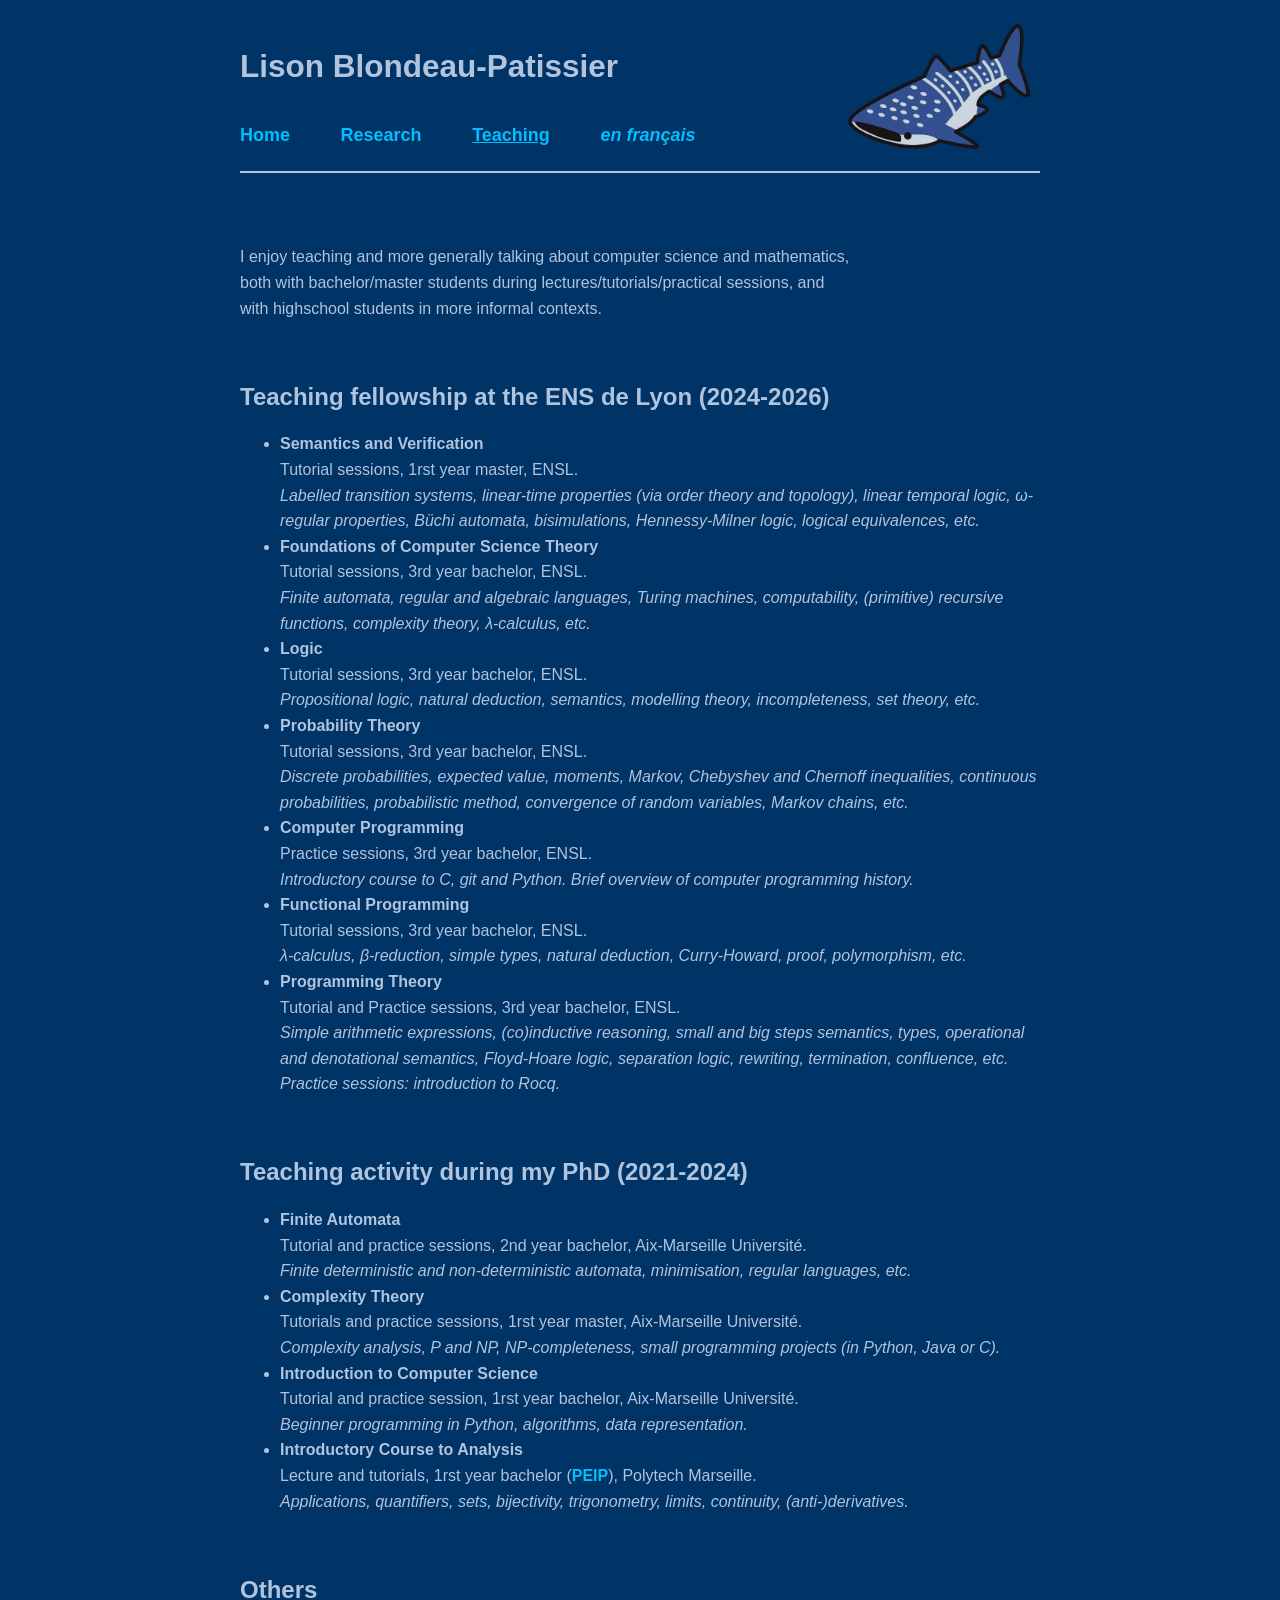
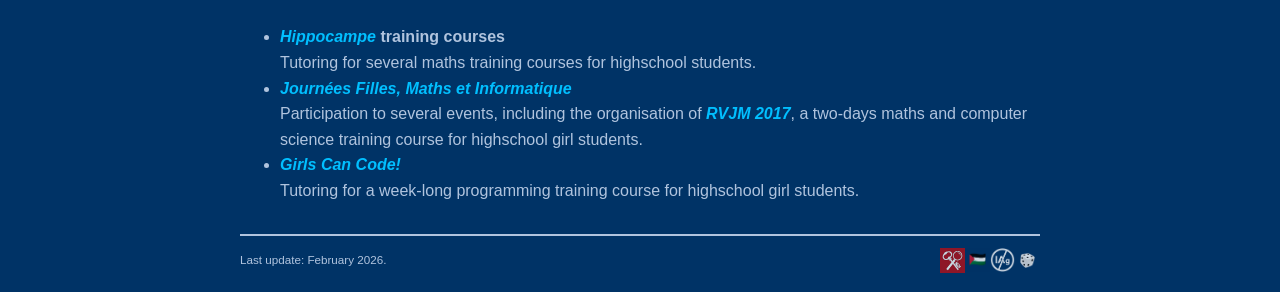
<file: teaching.html>
<!DOCTYPE html>
<html><head>
<meta http-equiv="content-type" content="text/html; charset=UTF-8">
<meta charset="utf-8">
<meta name="viewport" content="width=device-width, initial-scale=1">
<title>Lison Blondeau-Patissier</title>
<link href="style.css" media="all" rel="stylesheet"  type="text/css">
<link rel="icon" type="image/png" href="rainbow-clear.png">
</head>
<body>

<header>
	<h2>Lison Blondeau-Patissier</h2>
	<table width="60%">
	<tbody><tr>	
		<td><a href="index.html">Home</a></td>
		<td><a href="research.html">Research</a></td> 
		<td><a href="teaching.html"><u>Teaching</u></a></td>
		<td><a href="teaching-fr.html"><em>en français</em></a></td>
	</tr></tbody></table>
	 
	<img src="whaleshark-clear.png" alt="whale shark drawing" 
	title="whale sharks are not actually whales"
	style="bottom:145px">
</header>

<br/>
<p>
I enjoy teaching and more generally talking about computer science and
mathematics, both with bachelor/master students during 
lectures/tutorials/practical sessions,
and with highschool students in more informal contexts.
</p>


<br/>
<h2>Teaching fellowship at the ENS de Lyon (2024-2026)</h2>

<ul>
  <li> <b>Semantics and Verification</b>
  <br/>
  Tutorial sessions, 1rst year master, ENSL.
  <br/> 
  <em>Labelled transition systems, linear-time properties
  (via order theory and topology), linear temporal logic,
  ω-regular properties, Büchi automata, bisimulations, 
	Hennessy-Milner logic, logical equivalences, etc.</em>
  </li>
  
  <li> <b>Foundations of Computer Science Theory</b>
  <br/>
  Tutorial sessions, 3rd year bachelor, ENSL.
  <br/>
  <em>Finite automata, regular and algebraic languages, Turing machines,
  computability, (primitive) recursive functions, complexity theory,
  λ-calculus, etc. </em>
  </li>
  
  <li> <b>Logic</b>
  <br/>
  Tutorial sessions, 3rd year bachelor, ENSL.
  <br/>
  <em>Propositional logic, natural deduction, semantics, modelling theory,
  incompleteness, set theory, etc.</em>
  </li>
  
  <li> <b>Probability Theory</b>
  <br/>
  Tutorial sessions, 3rd year bachelor, ENSL.
  <br/>
  <em>Discrete probabilities, expected value, moments, Markov, Chebyshev
  and Chernoff inequalities, continuous probabilities, probabilistic method,
  convergence of random variables, Markov chains, etc.</em>
  </li>
  
  <li> <b>Computer Programming</b>
  <br/>
  Practice sessions, 3rd year bachelor, ENSL.
  <br/>
  <em>Introductory course to C, git and Python. 
  Brief overview of computer programming history.</em>
  </li>
  
  <li> <b>Functional Programming</b>
  <br/>
  Tutorial sessions, 3rd year bachelor, ENSL.
  <br/>
  <em> λ-calculus, β-reduction, simple types, natural deduction,
  Curry-Howard, proof, polymorphism, etc.</em>
  </li>
  
  <li> <b>Programming Theory</b>
  <br/>
  Tutorial and Practice sessions, 3rd year bachelor, ENSL.
  <br/>
  <em>Simple arithmetic expressions, (co)inductive reasoning, small and big
  steps semantics, types, operational and denotational semantics, 
  Floyd-Hoare logic, separation logic, rewriting, termination, confluence, etc.
  Practice sessions: introduction to Rocq. </em>
  </li>
</ul>


<br/>
<h2>Teaching activity during my PhD (2021-2024)</h2>

<ul>
  <li> <b>Finite Automata</b>
  <br/>
  Tutorial and practice sessions, 2nd year bachelor, Aix-Marseille Université.
  <br/> 
  <em>Finite deterministic and non-deterministic automata,
  minimisation, regular languages, etc.</em>
  </li>
  
  <li> <b>Complexity Theory</b>
  <br/>
  Tutorials and practice sessions, 1rst year master, Aix-Marseille Université.
  <br/> 
  <em>Complexity analysis, P and NP, NP-completeness,
  small programming projects (in Python, Java or C).</em> 
  </li>
  
  <li> <b>Introduction to Computer Science</b>
  <br/>
  Tutorial and practice session, 1rst year bachelor, Aix-Marseille Université. 
  <br/> 
  <em>Beginner programming in Python, algorithms, data representation.</em> 
  </li>

  <li> <b>Introductory Course to Analysis</b>
  <br/>
  Lecture and tutorials, 1rst year bachelor 
  (<a href="https://www.polytech-reseau.org/cycle-preparatoire-peip/">PEIP</a>),
  Polytech Marseille.
  <br/> 
  <em> Applications, quantifiers, sets, bijectivity, trigonometry, limits,
  continuity, (anti-)derivatives.</em>
  </li>
</ul>


<br/>
<h2><a name="misc">Others</a> </h2>

<ul>
 <li>
 <a href="https://hippocampe.irem.univ-mrs.fr/"><em>Hippocampe</em></a> 
 <b>training courses</b>
 <br/>
 Tutoring for several maths training courses for highschool students.
 </li> 
 
 <li>
 <a href="https://filles-et-maths.fr/">
 <em>Journées Filles, Maths et Informatique</em></a>
 <br/>
	Participation to several events, including the organisation of
 <a href="https://filles-et-maths.fr/2017/12/10/rjm-2017-lyon/">
 <em>RVJM 2017</em></a>, a two-days maths and computer science 
 training course for highschool girl students.
 </li>
 
 <li>
 <a href="https://girlscancode.fr/"><i>Girls Can Code!</i></a>
 <br />
 Tutoring for a week-long programming training course for highschool 
 girl students.
 </li>

</ul>


<footer>
  <small>Last update: February 2026.</small>
	
	<a href="https://en.wikipedia.org/wiki/Special:Random">
		<img src="dice-clear.png" alt="dice" title="learn something new today:)">
	</a>
	
	<a href="https://atecopol.hypotheses.org/13082">
		<img src="sw_inverted.png" alt="no AI logo">
	</a>
	<a href="https://uppsaladeclaration.se/europe">
		<img src="flag.png" alt="palestinian flag">
	</a>
	<a href="https://nofreeviewnoreview.org/">
		<img src="nfvnr-logo.svg" alt="No free view? No review! logo">
	</a>
</footer>

</body>
</html>
</file>
<file: style.css>
body{
  margin:auto;
  max-width:800px;
  line-height:1.6;
  font-size:16px;
  padding:10px;
  font-family: Georgia, sans-serif;
  background: #003366;
  color: lightsteelblue;
}

header{
	padding: 12px 0px 12px 0px;
  font-weight: bold;
  font-size: 21px;
  position: relative;
  border-bottom: 2px solid lightsteelblue;
  margin-bottom: 30px;
}

header img {
  position: relative;
	float: right;
	margin-top: 10px;
  height: 0.5%;
  width: 23%;
	bottom: 110px;
	right: 10px;
  vertical-align: bottom;
	opacity: 0.8;
}

footer {
  border-top: solid 2px lightsteelblue;
  font-size: 14px;
  margin-top: 30px;
  padding: 12px 0px 12px 0px;
  text-align: left;
/*    
  display: flex;
  align-items: center;
  justify-content: space-between;
 */
}

footer figcaption {
  text-align: right;
}
footer img {
  position: relative;
  bottom: 0px;
  right: 0px;
	float: right;
  height: auto;
  width: 25px;
  vertical-align: bottom;
	opacity: 0.8;
}

h1,h2,h3{line-height:1.2;}
table{ 
  border-collapse: collapse;
}
td{
  padding-top: 0.5em;
  padding-bottom: 0.5em;
  padding-left: 0em;
  padding-right: 0em;
  font-size: 18px;
  text-align: left;
  width: 8%;
}

a:link{
 text-decoration:none;
 color:deepskyblue;
 font-weight:bold;
}
a:visited{color:skyblue}
strong{
 color:deepskyblue;
}

#language-option{
	text-align: center;
  padding-top: 0em;
  padding-bottom: 0em;
  padding-left: 0em;
  padding-right: 0em;

	/*width: 50px;
	height: 30px;*/
	background-color: lightsteelblue;
  color: #003366;
/*display: table-cell;*/
	vertical-align:  middle;
}

r{
	text-align:center;
}
</file>
